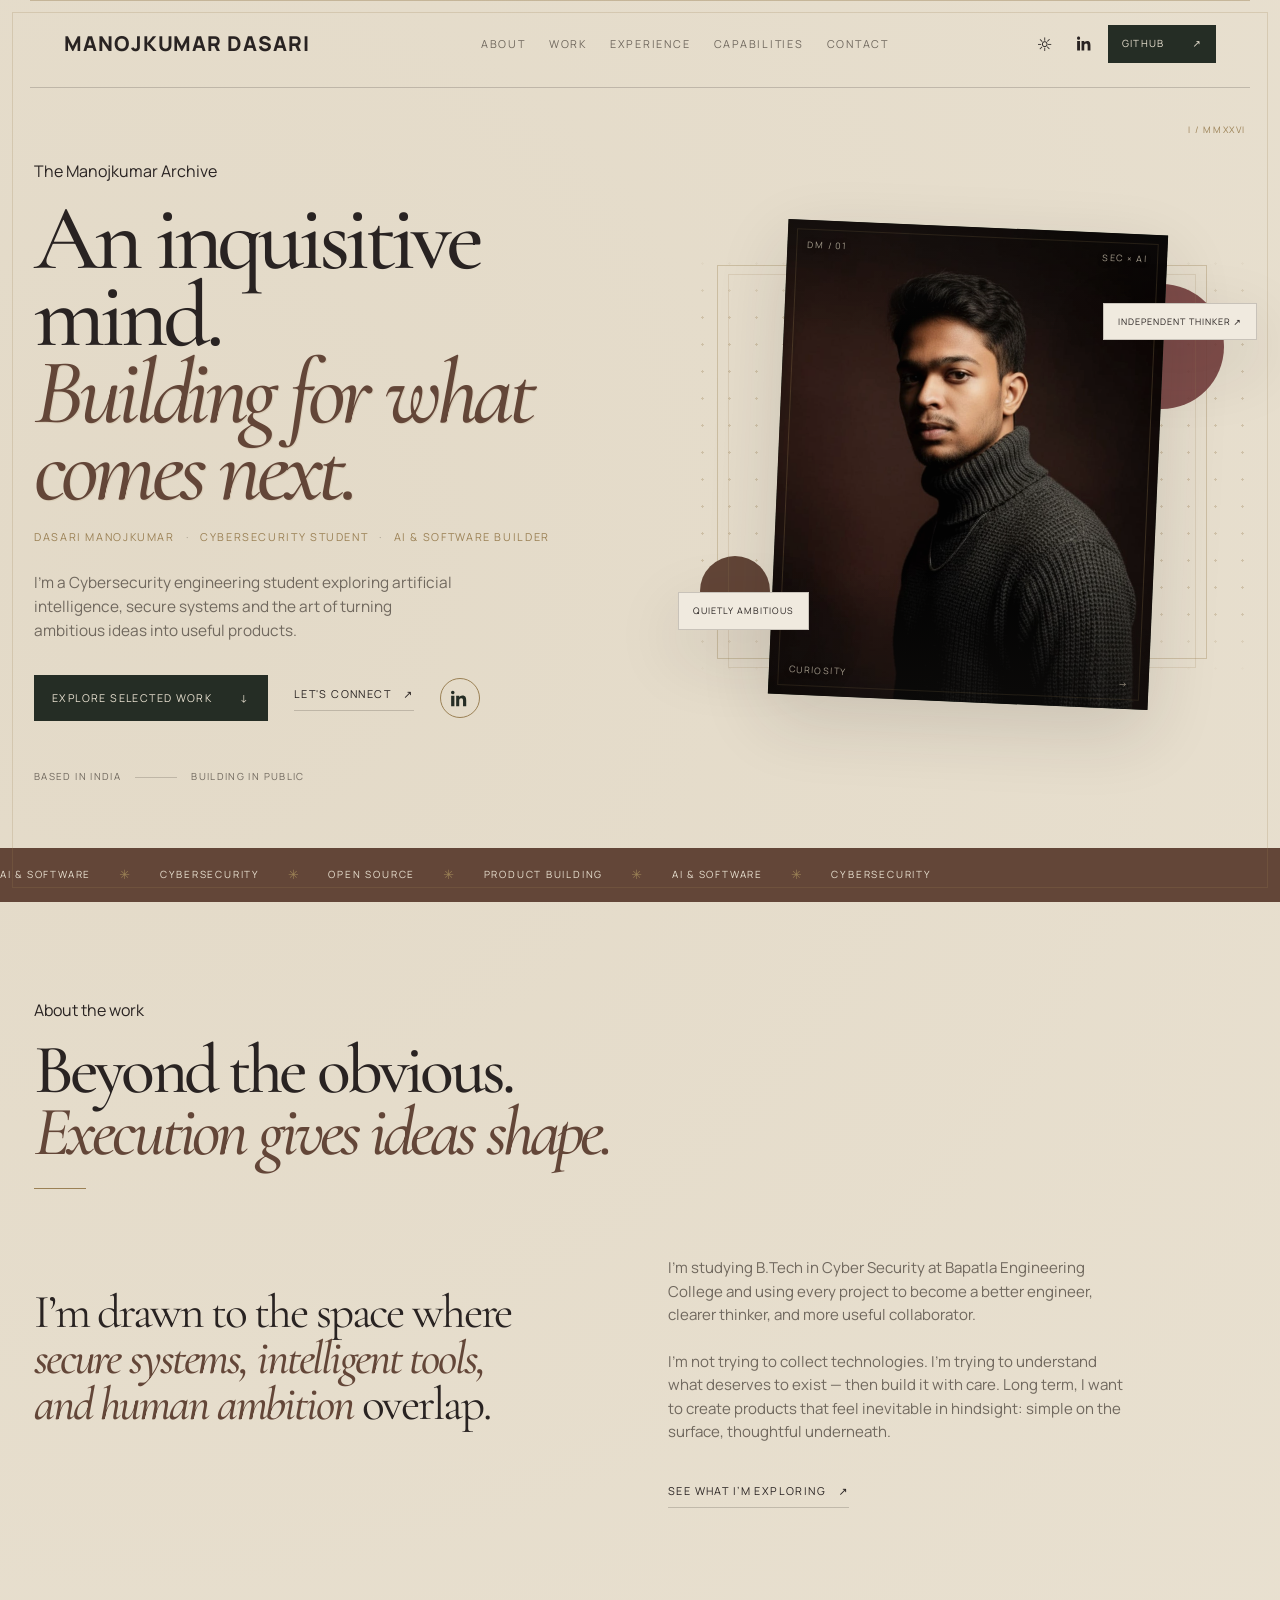
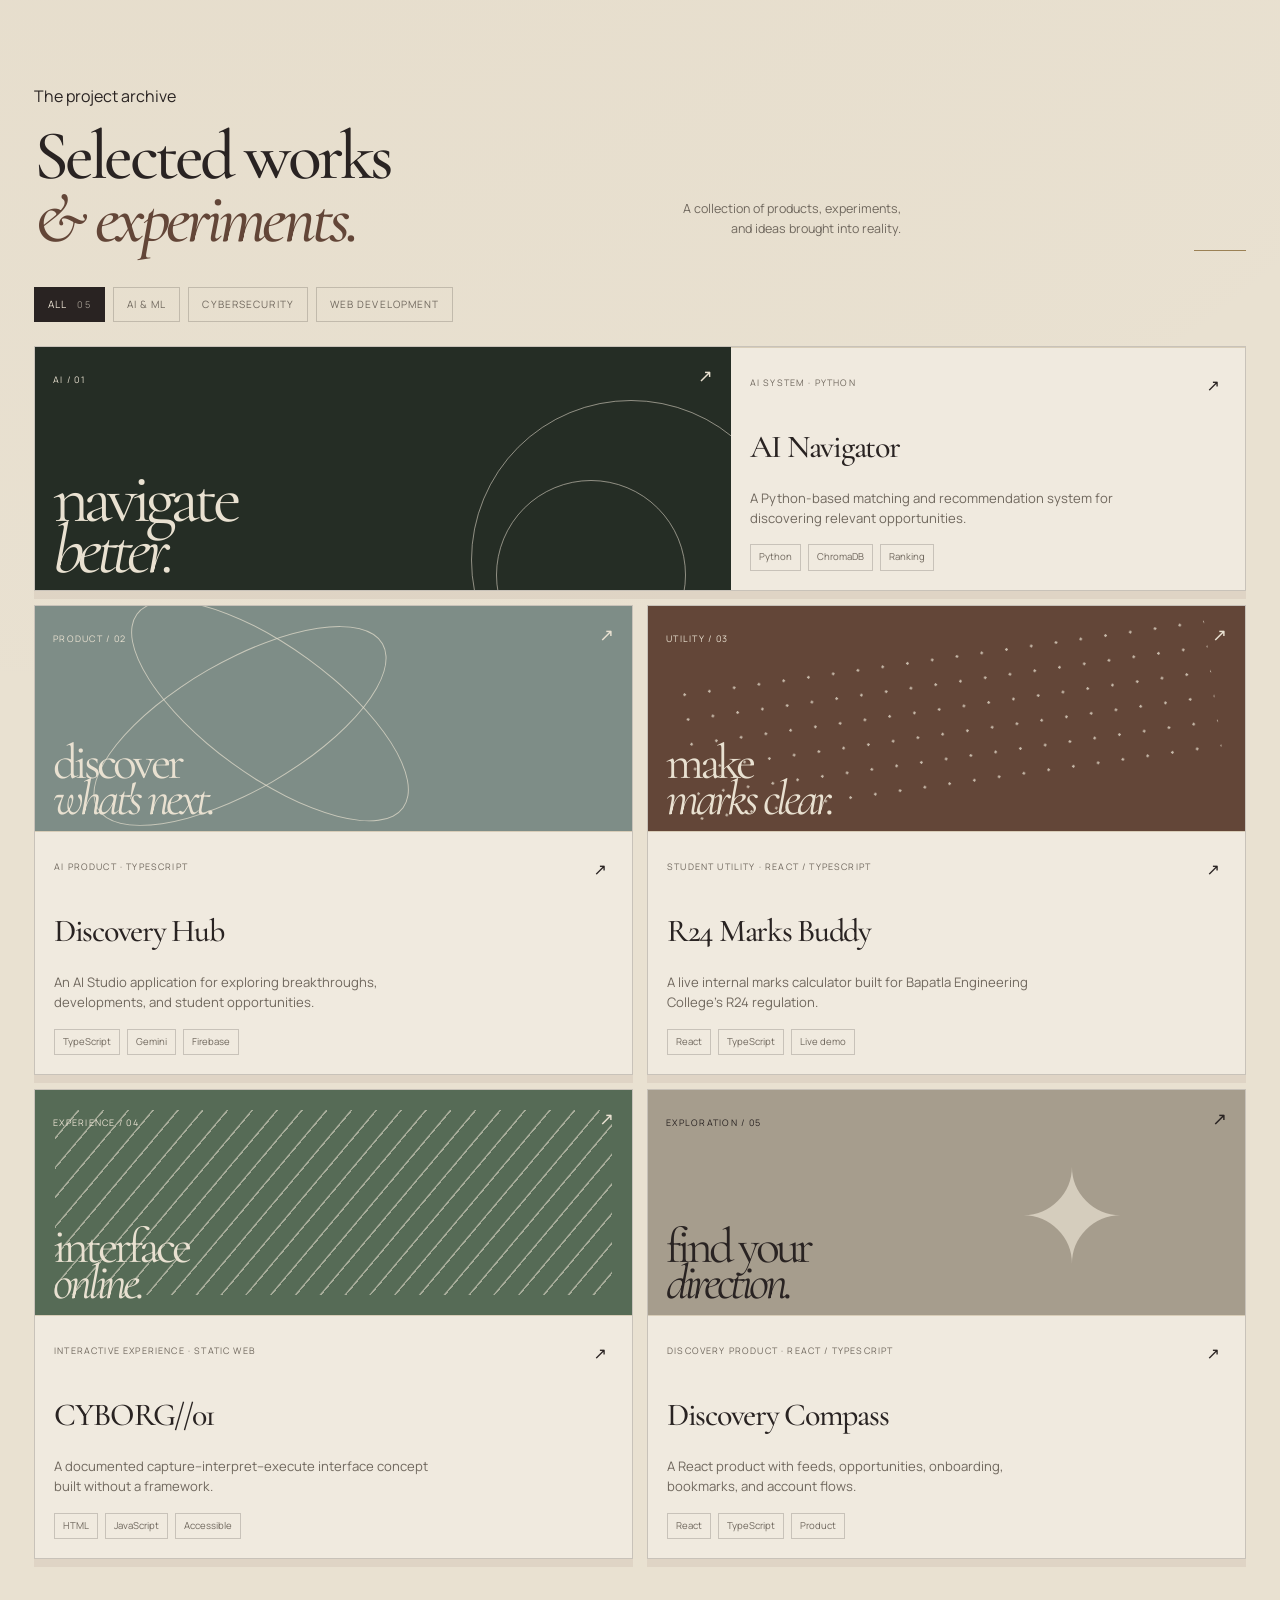
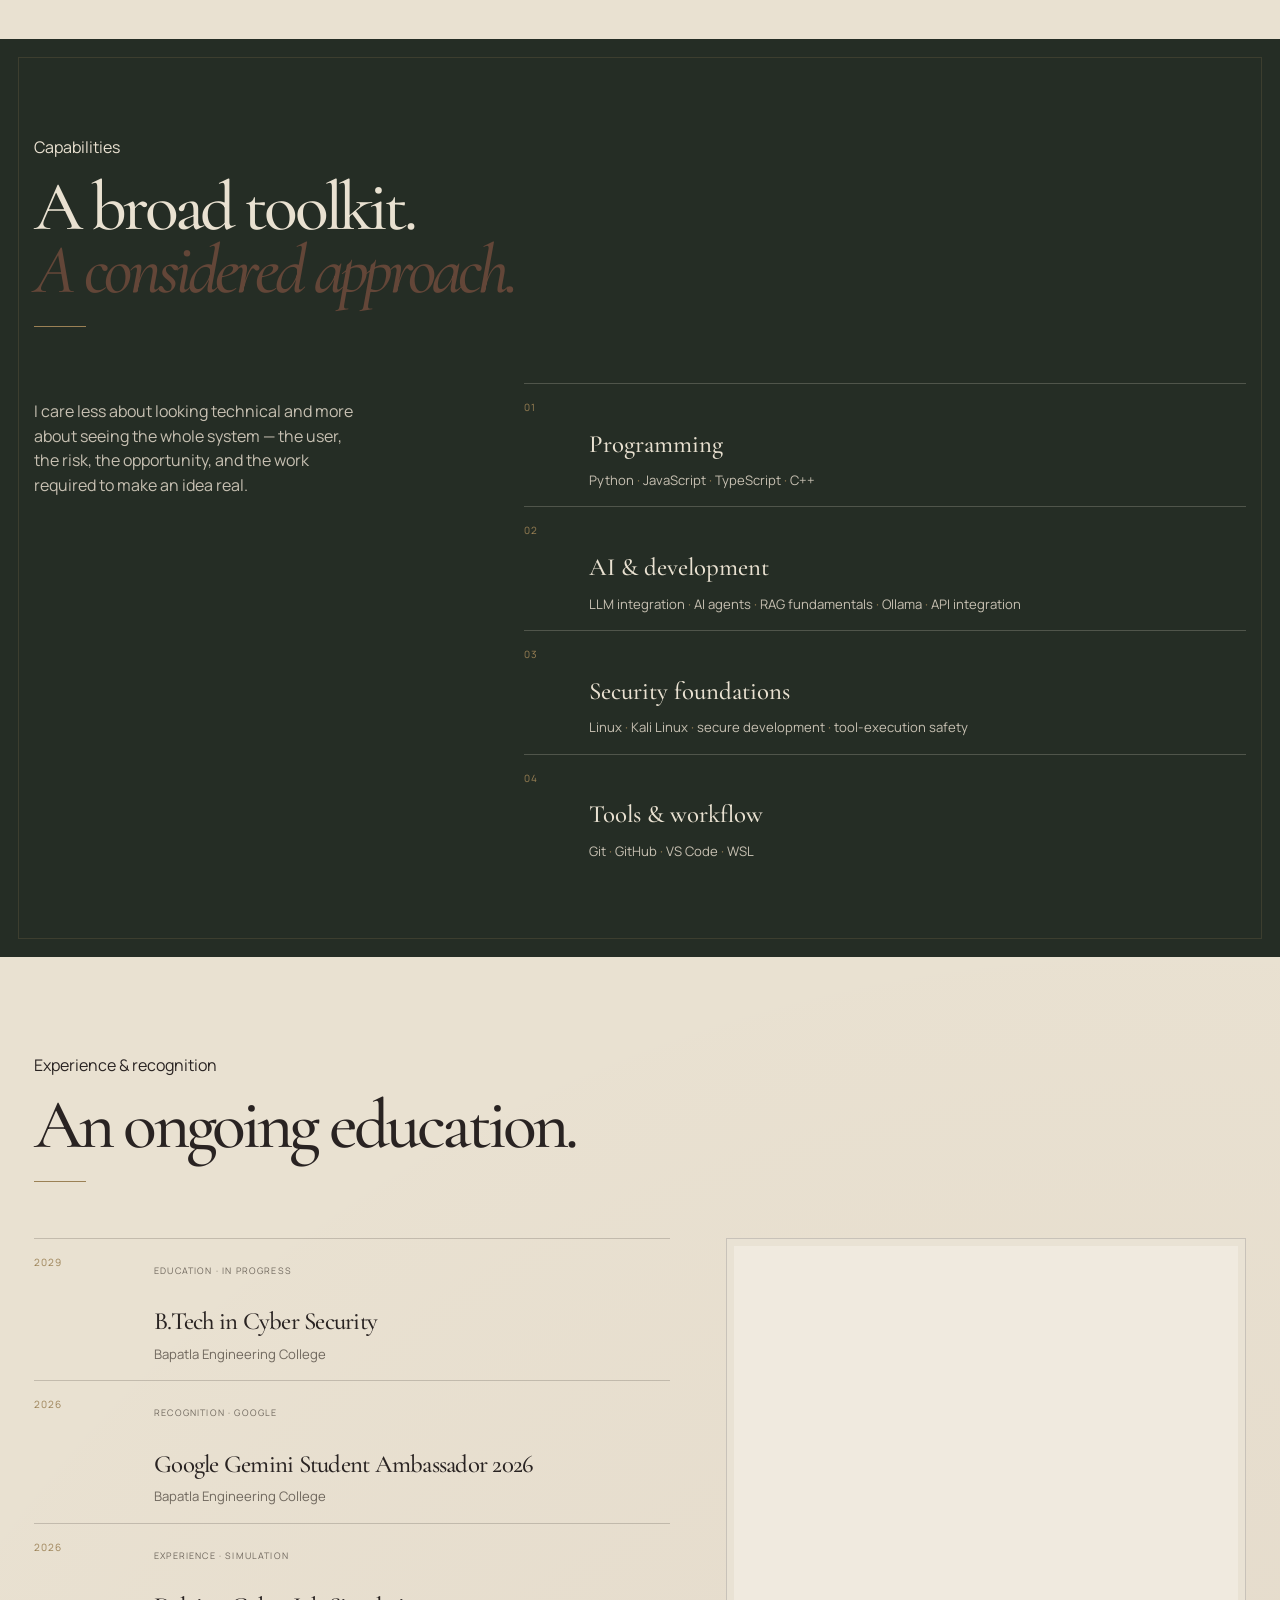
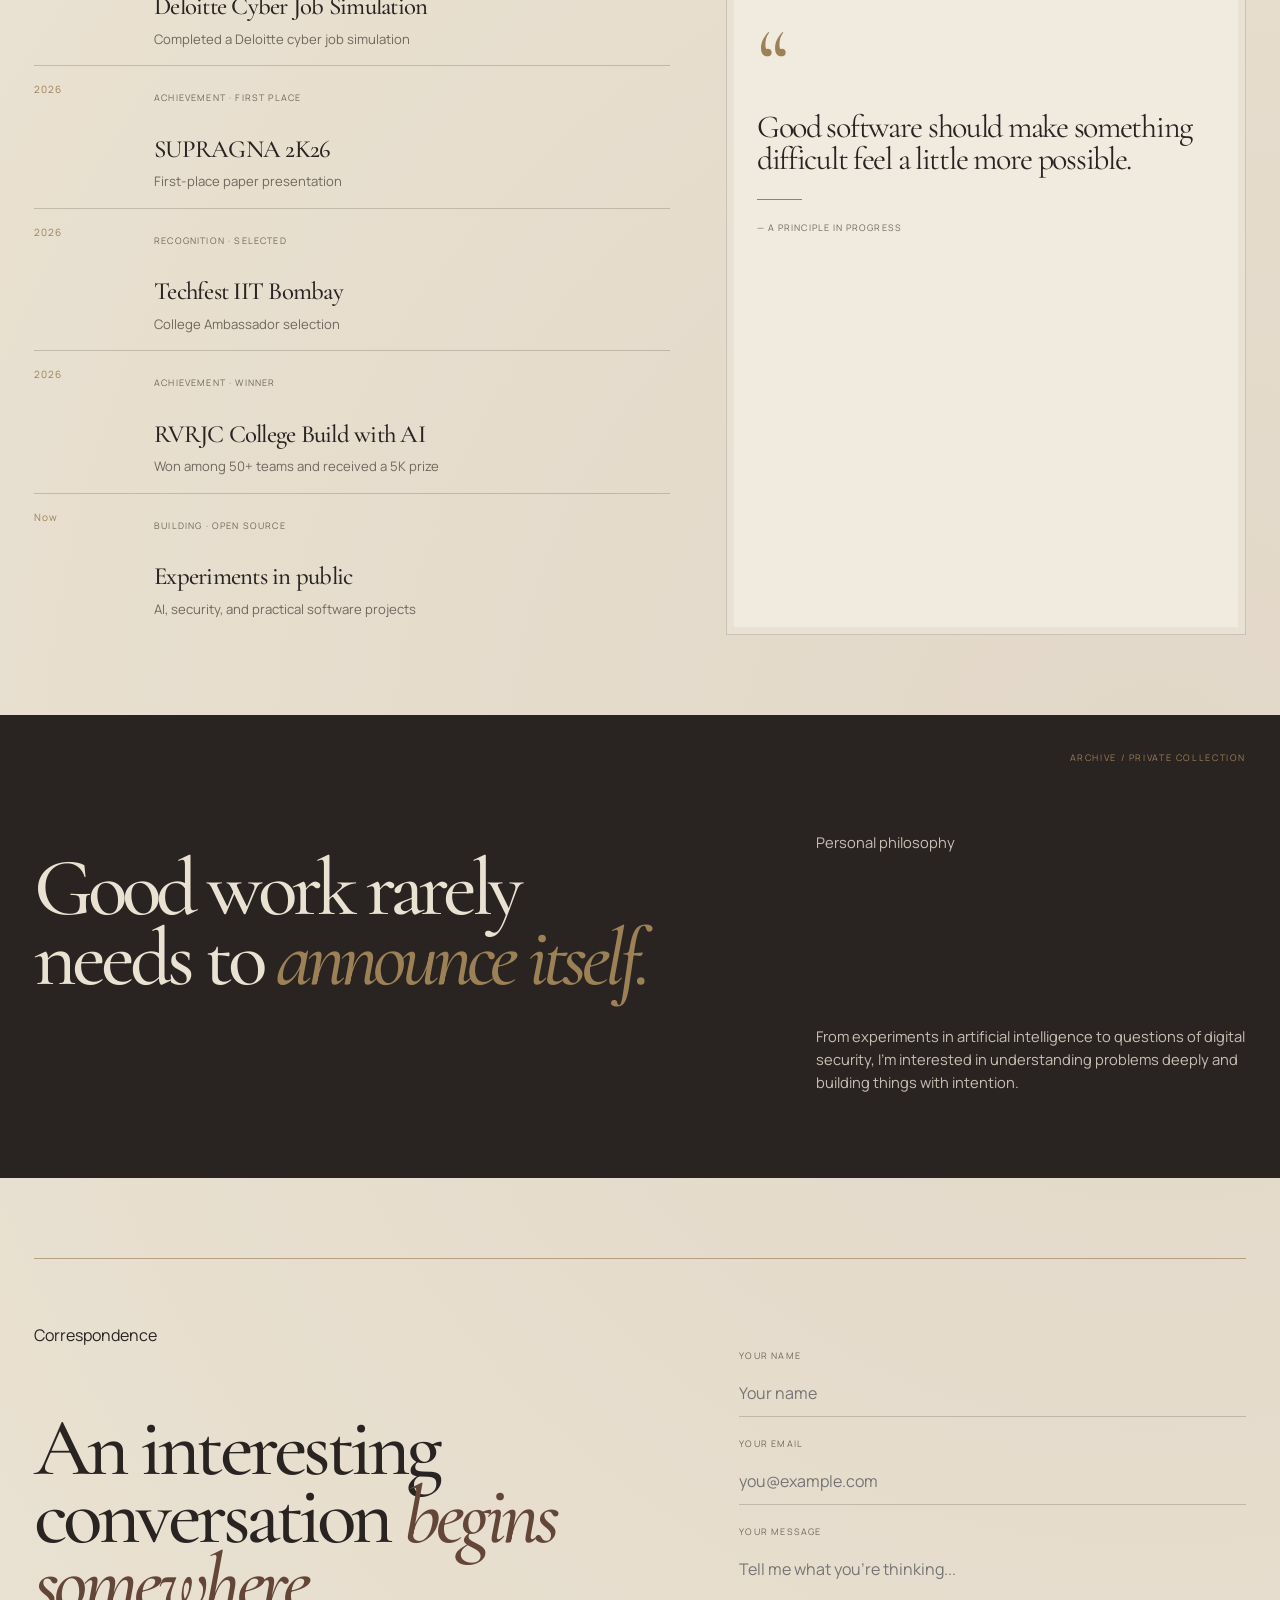
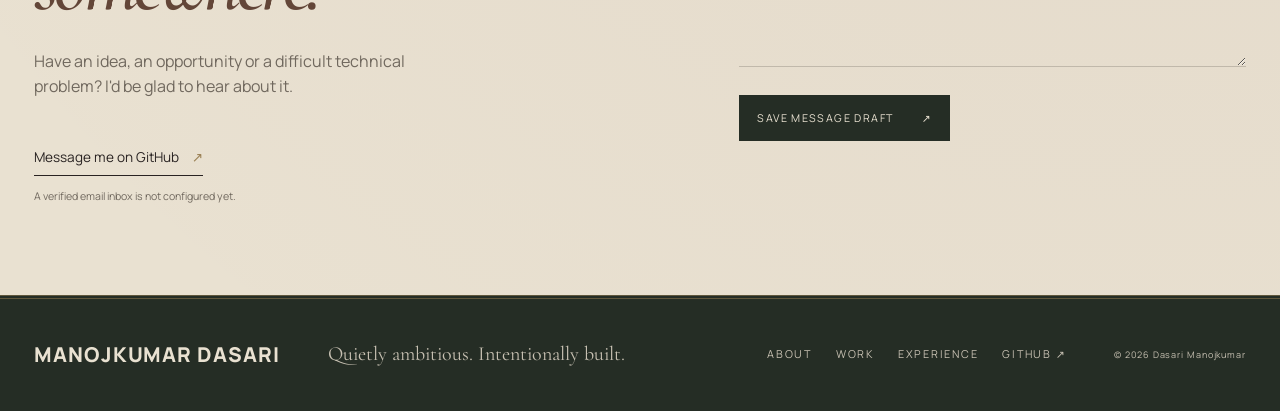
<file: index.html>
<!doctype html>
<html lang="en">
  <head>
    <!--
      THESIS: An editorial archive for a quietly ambitious technology builder, not a generic dashboard.
      OWN-WORLD: Aged ivory, forest green, walnut, brass, serif headlines, fine rules, and archival metadata.
      STORY: Visitors meet Manoj, understand his technical curiosity, inspect verified work, then start a conversation.
      FIRST VIEWPORT: DM mark and restrained navigation above a large serif thesis, with a monogram composition to the right.
      FORM: Experience-led asymmetric editorial layout; the project archive is the primary proof and interaction.
    -->
    <meta charset="utf-8" />
    <meta name="viewport" content="width=device-width, initial-scale=1" />
    <meta name="description" content="Portfolio of Dasari Manojkumar — building secure, intelligent software with a founder's mindset." />
    <meta name="theme-color" content="#252D25" />
    <meta property="og:title" content="Dasari Manojkumar — Software & Security" />
    <meta property="og:description" content="Building secure, intelligent software with a founder's mindset." />
    <meta property="og:type" content="website" />
    <title>Dasari Manojkumar — Software & Security</title>
    <link rel="preconnect" href="https://fonts.googleapis.com" />
    <link rel="preconnect" href="https://fonts.gstatic.com" crossorigin />
    <link href="https://fonts.googleapis.com/css2?family=Cormorant+Garamond:ital,wght@0,400;0,500;1,500;1,600&family=Manrope:wght@400;500;600;700;800&display=swap" rel="stylesheet" />
    <link rel="stylesheet" href="styles.css" />
  </head>
  <body>
    <a class="skip-link" href="#main">Skip to content</a>
    <header class="site-header">
      <a class="brand" href="#top" aria-label="Manojkumar Dasari home">MANOJKUMAR DASARI</a>
      <nav class="desktop-nav" aria-label="Primary navigation">
        <a href="#about">About</a><a href="#work">Work</a><a href="#journey">Experience</a><a href="#skills">Capabilities</a><a href="#contact">Contact</a>
      </nav>
      <div class="header-actions">
        <button class="icon-button" id="theme-toggle" type="button" aria-label="Switch to dark theme" title="Toggle theme">☼</button>
        <a class="icon-button" href="https://www.linkedin.com/in/manojkumar-dasari-2948a9389" target="_blank" rel="noreferrer" aria-label="Open LinkedIn profile" title="LinkedIn profile">
          <svg aria-hidden="true" width="15" height="15" viewBox="0 0 24 24" fill="currentColor">
            <path d="M4.98 3.5C4.98 5 3.86 6.1 2.5 6.1h-.02A2.6 2.6 0 0 1 0 3.5C0 2 1.12.9 2.5.9s2.48 1.1 2.48 2.6ZM.2 8h4.6v15.1H.2V8Zm7.1 0h4.4v2.1h.1c.6-1.1 2.1-2.3 4.3-2.3 4.6 0 5.4 3 5.4 7v8.3H17v-7.3c0-1.7 0-4-2.5-4-2.5 0-2.9 2-2.9 3.8v7.5H7.3V8Z"></path>
          </svg>
        </a>
        <a class="button button-small" href="https://github.com/DevMatrix-cell" target="_blank" rel="noreferrer">GitHub <span>↗</span></a>
        <button class="menu-button" id="menu-toggle" type="button" aria-expanded="false" aria-controls="mobile-nav">Menu</button>
      </div>
      <nav class="mobile-nav" id="mobile-nav" aria-label="Mobile navigation">
        <a href="#about">About</a><a href="#work">Work</a><a href="#journey">Experience</a><a href="#skills">Capabilities</a><a href="#contact">Contact</a>
      </nav>
    </header>

    <main id="main">
      <section class="hero section-shell" id="top">
        <div class="hero-copy reveal">
          <p class="eyebrow"><span class="status-dot"></span> The Manojkumar Archive</p>
          <h1>An inquisitive mind.<br /><span>Building for what comes next.</span></h1>
          <p class="identity-line">Dasari Manojkumar <span>·</span> Cybersecurity Student <span>·</span> AI &amp; Software Builder</p>
          <p class="hero-description">I'm a Cybersecurity engineering student exploring artificial intelligence, secure systems and the art of turning ambitious ideas into useful products.</p>
          <div class="hero-actions">
            <a class="button" href="#work">Explore selected work <span>↓</span></a>
            <a class="text-link" href="#contact">Let's connect <span>↗</span></a>
            <a class="linkedin-hero-link" href="https://www.linkedin.com/in/manojkumar-dasari-2948a9389" target="_blank" rel="noreferrer" aria-label="Connect with me on LinkedIn" title="LinkedIn profile">
              <svg aria-hidden="true" width="17" height="17" viewBox="0 0 24 24" fill="currentColor">
                <path d="M4.98 3.5C4.98 5 3.86 6.1 2.5 6.1h-.02A2.6 2.6 0 0 1 0 3.5C0 2 1.12.9 2.5.9s2.48 1.1 2.48 2.6ZM.2 8h4.6v15.1H.2V8Zm7.1 0h4.4v2.1h.1c.6-1.1 2.1-2.3 4.3-2.3 4.6 0 5.4 3 5.4 7v8.3H17v-7.3c0-1.7 0-4-2.5-4-2.5 0-2.9 2-2.9 3.8v7.5H7.3V8Z"></path>
              </svg>
            </a>
          </div>
          <div class="hero-meta"><span>Based in India</span><span class="meta-line"></span><span>Building in public</span></div>
        </div>
        <div class="hero-visual reveal delay-1" aria-label="Portrait of Dasari Manojkumar">
          <div class="visual-grid"></div><div class="orb orb-one"></div><div class="orb orb-two"></div>
          <div class="portrait-card">
            <div class="portrait-top"><span>DM / 01</span><span>SEC × AI</span></div>
            <img class="portrait-image" src="assets/dasari-manoj-kumar-portrait.png" alt="Portrait of Dasari Manojkumar wearing a dark knit sweater" />
            <div class="portrait-bottom"><span>Curiosity</span><span>→</span></div>
          </div>
          <div class="floating-note note-top">independent thinker <span>↗</span></div>
          <div class="floating-note note-bottom">quietly ambitious</div>
        </div>
      </section>

      <section class="marquee-band" aria-label="Areas of interest">
        <div class="marquee-track"><span>AI & SOFTWARE</span><i>✳</i><span>CYBERSECURITY</span><i>✳</i><span>OPEN SOURCE</span><i>✳</i><span>PRODUCT BUILDING</span><i>✳</i><span>AI & SOFTWARE</span><i>✳</i><span>CYBERSECURITY</span></div>
      </section>

      <section class="section-shell section-block" id="about">
        <div class="section-heading reveal"><p class="eyebrow">About the work</p><h2>Beyond the obvious.<br /><span>Execution gives ideas shape.</span></h2></div>
        <div class="about-grid">
          <p class="about-lead reveal">I’m drawn to the space where <strong>secure systems, intelligent tools, and human ambition</strong> overlap.</p>
          <div class="about-body reveal delay-1"><p>I’m studying B.Tech in Cyber Security at Bapatla Engineering College and using every project to become a better engineer, clearer thinker, and more useful collaborator.</p><p>I’m not trying to collect technologies. I’m trying to understand what deserves to exist — then build it with care. Long term, I want to create products that feel inevitable in hindsight: simple on the surface, thoughtful underneath.</p><a class="text-link" href="https://github.com/DevMatrix-cell" target="_blank" rel="noreferrer">See what I’m exploring <span>↗</span></a></div>
        </div>
      </section>

      <section class="section-shell section-block" id="work">
        <div class="section-heading work-heading reveal"><div><p class="eyebrow">The project archive</p><h2>Selected works<br /><span>&amp; experiments.</span></h2></div><p class="section-note">A collection of products, experiments,<br />and ideas brought into reality.</p></div>
        <div class="filter-row reveal" role="group" aria-label="Filter projects">
          <button class="filter active" data-filter="all">All <span>05</span></button><button class="filter" data-filter="ai">AI & ML</button><button class="filter" data-filter="security">Cybersecurity</button><button class="filter" data-filter="web">Web development</button>
        </div>
        <div class="project-grid" id="project-grid">
          <article class="project-card featured reveal" data-category="ai" data-project="ai-navigator"><div class="project-art art-purple"><span class="art-label">AI / 01</span><div class="signal signal-one"></div><div class="signal signal-two"></div><div class="art-word">navigate<br /><em>better.</em></div><span class="art-corner">↗</span></div><div class="project-info"><div><p class="project-type">AI system · Python</p><h3>AI Navigator</h3></div><span class="project-arrow">↗</span><p class="project-description">A Python-based matching and recommendation system for discovering relevant opportunities.</p><div class="tag-row"><span>Python</span><span>ChromaDB</span><span>Ranking</span></div></div></article>
          <article class="project-card reveal delay-1" data-category="web" data-project="discovery-hub"><div class="project-art art-blue"><span class="art-label">PRODUCT / 02</span><div class="orbit orbit-a"></div><div class="orbit orbit-b"></div><div class="art-word small">discover<br /><em>what's next.</em></div><span class="art-corner">↗</span></div><div class="project-info"><div><p class="project-type">AI product · TypeScript</p><h3>Discovery Hub</h3></div><span class="project-arrow">↗</span><p class="project-description">An AI Studio application for exploring breakthroughs, developments, and student opportunities.</p><div class="tag-row"><span>TypeScript</span><span>Gemini</span><span>Firebase</span></div></div></article>
          <article class="project-card reveal" data-category="web" data-project="r24-marks"><div class="project-art art-orange"><span class="art-label">UTILITY / 03</span><div class="marks-grid"></div><div class="art-word small">make<br /><em>marks clear.</em></div><span class="art-corner">↗</span></div><div class="project-info"><div><p class="project-type">Student utility · React / TypeScript</p><h3>R24 Marks Buddy</h3></div><span class="project-arrow">↗</span><p class="project-description">A live internal marks calculator built for Bapatla Engineering College's R24 regulation.</p><div class="tag-row"><span>React</span><span>TypeScript</span><span>Live demo</span></div></div></article>
          <article class="project-card reveal delay-1" data-category="security" data-project="cyborg"><div class="project-art art-green"><span class="art-label">EXPERIENCE / 04</span><div class="cyber-lines"></div><div class="art-word small">interface<br /><em>online.</em></div><span class="art-corner">↗</span></div><div class="project-info"><div><p class="project-type">Interactive experience · Static web</p><h3>CYBORG//01</h3></div><span class="project-arrow">↗</span><p class="project-description">A documented capture–interpret–execute interface concept built without a framework.</p><div class="tag-row"><span>HTML</span><span>JavaScript</span><span>Accessible</span></div></div></article>
          <article class="project-card reveal" data-category="web" data-project="discovery-compass"><div class="project-art art-slate"><span class="art-label">EXPLORATION / 05</span><div class="compass">✦</div><div class="art-word small">find your<br /><em>direction.</em></div><span class="art-corner">↗</span></div><div class="project-info"><div><p class="project-type">Discovery product · React / TypeScript</p><h3>Discovery Compass</h3></div><span class="project-arrow">↗</span><p class="project-description">A React product with feeds, opportunities, onboarding, bookmarks, and account flows.</p><div class="tag-row"><span>React</span><span>TypeScript</span><span>Product</span></div></div></article>
        </div>
      </section>

      <section class="dark-section">
        <div class="section-shell section-block" id="skills">
          <div class="section-heading reveal"><p class="eyebrow">Capabilities</p><h2>A broad toolkit.<br /><span>A considered approach.</span></h2></div>
          <div class="skills-layout">
            <p class="skills-intro reveal">I care less about looking technical and more about seeing the whole system — the user, the risk, the opportunity, and the work required to make an idea real.</p>
            <div class="skills-list reveal delay-1">
              <div class="skill-group"><span class="skill-number">01</span><div><h3>Programming</h3><p>Python <span>·</span> JavaScript <span>·</span> TypeScript <span>·</span> C++</p></div></div>
              <div class="skill-group"><span class="skill-number">02</span><div><h3>AI & development</h3><p>LLM integration <span>·</span> AI agents <span>·</span> RAG fundamentals <span>·</span> Ollama <span>·</span> API integration</p></div></div>
              <div class="skill-group"><span class="skill-number">03</span><div><h3>Security foundations</h3><p>Linux <span>·</span> Kali Linux <span>·</span> secure development <span>·</span> tool-execution safety</p></div></div>
              <div class="skill-group"><span class="skill-number">04</span><div><h3>Tools & workflow</h3><p>Git <span>·</span> GitHub <span>·</span> VS Code <span>·</span> WSL</p></div></div>
            </div>
          </div>
        </div>
      </section>

      <section class="section-shell section-block" id="journey">
        <div class="section-heading reveal"><p class="eyebrow">Experience &amp; recognition</p><h2>An ongoing education.</h2></div>
        <div class="journey-grid">
          <div class="timeline reveal">
            <div class="timeline-item"><span class="timeline-year">2029</span><div><p class="timeline-kicker">Education · In progress</p><h3>B.Tech in Cyber Security</h3><p>Bapatla Engineering College</p></div></div>
            <div class="timeline-item"><span class="timeline-year">2026</span><div><p class="timeline-kicker">Recognition · Google</p><h3>Google Gemini Student Ambassador 2026</h3><p>Bapatla Engineering College</p></div></div>
            <div class="timeline-item"><span class="timeline-year">2026</span><div><p class="timeline-kicker">Experience · Simulation</p><h3>Deloitte Cyber Job Simulation</h3><p>Completed a Deloitte cyber job simulation</p></div></div>
            <div class="timeline-item"><span class="timeline-year">2026</span><div><p class="timeline-kicker">Achievement · First place</p><h3>SUPRAGNA 2K26</h3><p>First-place paper presentation</p></div></div>
            <div class="timeline-item"><span class="timeline-year">2026</span><div><p class="timeline-kicker">Recognition · Selected</p><h3>Techfest IIT Bombay</h3><p>College Ambassador selection</p></div></div>
            <div class="timeline-item"><span class="timeline-year">2026</span><div><p class="timeline-kicker">Achievement · Winner</p><h3>RVRJC College Build with AI</h3><p>Won among 50+ teams and received a 5K prize</p></div></div>
            <div class="timeline-item"><span class="timeline-year">Now</span><div><p class="timeline-kicker">Building · Open source</p><h3>Experiments in public</h3><p>AI, security, and practical software projects</p></div></div>
          </div>
          <div class="quote-card reveal delay-1"><span class="quote-mark">“</span><blockquote>Good software should make something difficult feel a little more possible.</blockquote><span class="quote-line"></span><p>— a principle in progress</p></div>
        </div>
      </section>

      <section class="archive-band"><div class="section-shell reveal"><p class="eyebrow">Personal philosophy</p><h2>Good work rarely<br />needs to <em>announce itself.</em></h2><p>From experiments in artificial intelligence to questions of digital security, I'm interested in understanding problems deeply and building things with intention.</p></div></section>

      <section class="section-shell section-block contact-section" id="contact">
        <div class="contact-grid"><div class="reveal"><p class="eyebrow">Correspondence</p><h2>An interesting conversation <span>begins somewhere.</span></h2><p class="contact-copy">Have an idea, an opportunity or a difficult technical problem? I'd be glad to hear about it.</p><a class="contact-email" href="https://github.com/DevMatrix-cell" target="_blank" rel="noreferrer">Message me on GitHub <span>↗</span></a><p class="contact-note">A verified email inbox is not configured yet.</p></div><form class="contact-form reveal delay-1" id="contact-form"><label for="name">Your name</label><input id="name" name="name" type="text" autocomplete="name" placeholder="Your name" required /><label for="email">Your email</label><input id="email" name="email" type="email" autocomplete="email" placeholder="you@example.com" required /><label for="message">Your message</label><textarea id="message" name="message" rows="4" placeholder="Tell me what you’re thinking..." required></textarea><button class="button" type="submit">Save message draft <span>↗</span></button><p class="form-status" id="form-status" role="status"></p></form></div>
      </section>
    </main>

    <footer class="site-footer"><div class="section-shell footer-inner"><a class="brand" href="#top">MANOJKUMAR DASARI</a><p>Quietly ambitious. Intentionally built.</p><div class="footer-links"><a href="#about">About</a><a href="#work">Work</a><a href="#journey">Experience</a><a href="https://github.com/DevMatrix-cell" target="_blank" rel="noreferrer">GitHub ↗</a></div><small>© <span id="year"></span> Dasari Manojkumar</small></div></footer>
    <dialog class="project-dialog" id="project-dialog"><button class="dialog-close" id="dialog-close" aria-label="Close project details">×</button><div id="dialog-content"></div></dialog>
    <script src="project-data.js"></script>
    <script src="script.js"></script>
  </body>
</html>
</file>
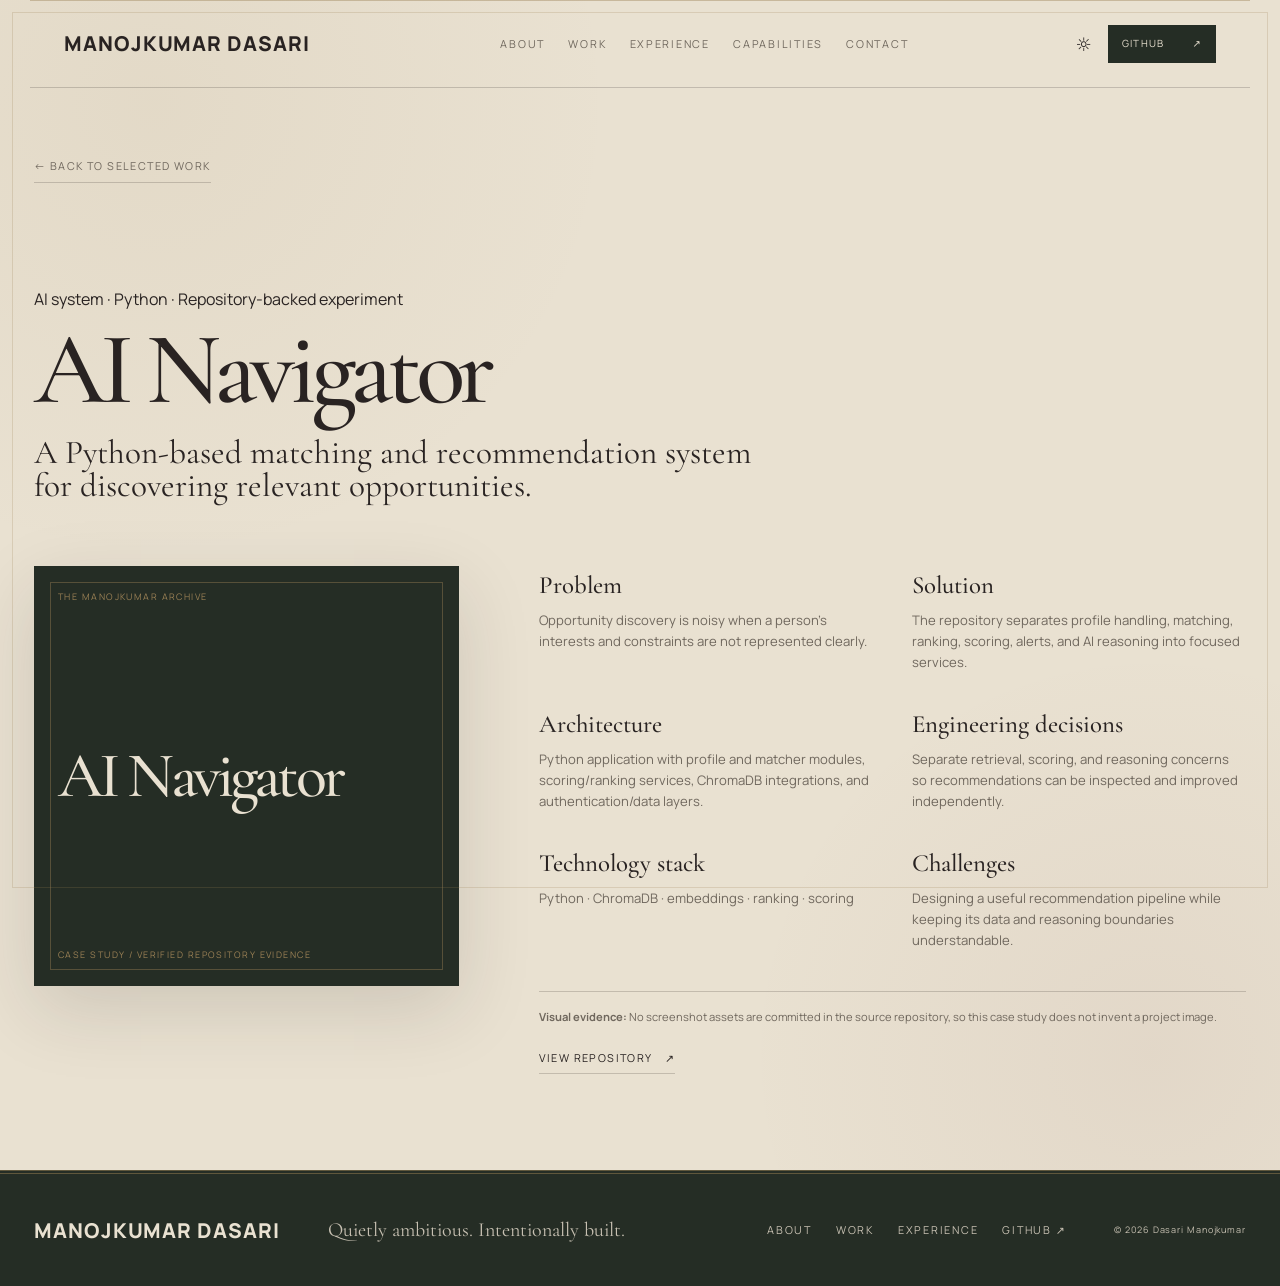
<file: project.html>
<!doctype html>
<html lang="en">
  <head>
    <meta charset="utf-8" />
    <meta name="viewport" content="width=device-width, initial-scale=1" />
    <meta name="description" content="Project case study from The Manojkumar Archive." />
    <meta name="theme-color" content="#252D25" />
    <title>Project — The Manojkumar Archive</title>
    <link rel="preconnect" href="https://fonts.googleapis.com" />
    <link rel="preconnect" href="https://fonts.gstatic.com" crossorigin />
    <link href="https://fonts.googleapis.com/css2?family=Cormorant+Garamond:ital,wght@0,400;0,500;1,500;1,600&family=Manrope:wght@400;500;600;700;800&display=swap" rel="stylesheet" />
    <link rel="stylesheet" href="styles.css" />
  </head>
  <body class="project-page">
    <a class="skip-link" href="#main">Skip to content</a>
    <header class="site-header">
      <a class="brand" href="index.html#top" aria-label="Manojkumar Dasari home">MANOJKUMAR DASARI</a>
      <nav class="desktop-nav" aria-label="Primary navigation">
        <a href="index.html#about">About</a><a href="index.html#work">Work</a><a href="index.html#journey">Experience</a><a href="index.html#skills">Capabilities</a><a href="index.html#contact">Contact</a>
      </nav>
      <div class="header-actions">
        <button class="icon-button" id="theme-toggle" type="button" aria-label="Switch to dark theme" title="Toggle theme">☼</button>
        <a class="button button-small" href="https://github.com/DevMatrix-cell" target="_blank" rel="noreferrer">GitHub <span>↗</span></a>
      </div>
    </header>

    <main id="main">
      <section class="project-hero section-shell">
        <a class="back-link" href="index.html#work">← Back to selected work</a>
        <div id="project-detail"></div>
      </section>
    </main>

    <footer class="site-footer"><div class="section-shell footer-inner"><a class="brand" href="index.html#top">MANOJKUMAR DASARI</a><p>Quietly ambitious. Intentionally built.</p><div class="footer-links"><a href="index.html#about">About</a><a href="index.html#work">Work</a><a href="index.html#journey">Experience</a><a href="https://github.com/DevMatrix-cell" target="_blank" rel="noreferrer">GitHub ↗</a></div><small>© <span id="year"></span> Dasari Manojkumar</small></div></footer>
    <script src="project-data.js"></script>
    <script src="project-page.js"></script>
  </body>
</html>
</file>
<file: styles.css>
:root{--forest:#252d25;--ivory:#e9e1d1;--paper:#f0eadf;--walnut:#634638;--brass:#9b8155;--espresso:#292322;--oxblood:#743e3c;--stone:#a69d8d;--line:rgba(41,35,34,.2);--muted:#70685e;--shadow:0 24px 70px rgba(41,35,34,.14)}
*{box-sizing:border-box}html{scroll-behavior:smooth}body{margin:0;background:var(--ivory);color:var(--espresso);font-family:Manrope,system-ui,sans-serif;line-height:1.55}body.dark{--ivory:#252d25;--paper:#2d352d;--espresso:#e9e1d1;--muted:#c0b7a8;--line:rgba(233,225,209,.25);--forest:#1d241e;--shadow:0 24px 70px rgba(0,0,0,.24)}a{color:inherit;text-decoration:none}button,input,textarea{font:inherit}button{cursor:pointer}.skip-link{position:absolute;top:-4rem;left:1rem;background:var(--espresso);color:var(--ivory);padding:.6rem 1rem;z-index:20}.skip-link:focus{top:1rem}.section-shell{max-width:1220px;margin:auto;padding-left:34px;padding-right:34px}.site-header{height:88px;display:flex;align-items:center;justify-content:space-between;max-width:1220px;margin:auto;padding:0 34px;border-bottom:1px solid var(--line);position:relative;z-index:10}.brand{font-weight:800;font-size:1.35rem;letter-spacing:-.08em}.brand em{color:var(--brass);font-style:normal}.desktop-nav{display:flex;gap:2.2rem;margin-left:8rem}.desktop-nav a,.footer-links a{font-size:.68rem;letter-spacing:.16em;text-transform:uppercase;color:var(--muted);transition:color .2s}.desktop-nav a:hover,.footer-links a:hover{color:var(--brass)}.header-actions{display:flex;align-items:center;gap:14px}.icon-button,.menu-button{border:0;background:transparent;color:var(--espresso);padding:.5rem}.icon-button{font-size:1.15rem}.menu-button{display:none;font-size:.68rem;letter-spacing:.13em;text-transform:uppercase}.button{display:inline-flex;align-items:center;justify-content:space-between;gap:28px;background:var(--forest);color:var(--ivory);border:1px solid var(--forest);padding:14px 17px;font-size:.67rem;letter-spacing:.13em;text-transform:uppercase;transition:transform .25s,background .25s}.button:hover{transform:translateY(-3px);background:var(--walnut);border-color:var(--walnut)}.button-small{padding:10px 13px;font-size:.62rem}.text-link{display:inline-flex;align-items:center;gap:12px;font-size:.68rem;letter-spacing:.13em;text-transform:uppercase;border-bottom:1px solid var(--line);padding-bottom:7px}.text-link:hover{border-color:var(--brass)}.mobile-nav{display:none}.hero{min-height:calc(100vh - 88px);display:grid;grid-template-columns:1.05fr .95fr;gap:5rem;align-items:center;padding-top:4rem;padding-bottom:5rem}.hero h1,.section-heading h2,.contact-section h2{font-family:"Cormorant Garamond",Georgia,serif;font-weight:500;letter-spacing:-.055em}.hero h1{font-size:clamp(4rem,8vw,8.2rem);line-height:.83;max-width:790px;margin:0 0 2rem}.hero h1 span,.section-heading h2 span,.contact-section h2 span{color:var(--walnut);font-style:italic}.identity-line{font-size:.68rem;letter-spacing:.15em;text-transform:uppercase;margin:-.7rem 0 1.6rem;color:var(--brass)}.identity-line span{color:var(--stone);padding:0 .45rem}.hero-description{max-width:47ch;color:var(--muted);font-size:.98rem;margin-bottom:2rem}.hero-actions{display:flex;align-items:center;gap:26px}.hero-meta{display:flex;gap:14px;align-items:center;margin-top:4.5rem;color:var(--muted);font-size:.61rem;letter-spacing:.14em;text-transform:uppercase}.meta-line{height:1px;width:42px;background:var(--line)}.hero-visual{min-height:530px;position:relative;display:grid;place-items:center}.visual-grid{position:absolute;inset:5% 0;background:radial-gradient(circle,var(--brass) 1px,transparent 1.4px);background-size:27px 27px;opacity:.3;mask-image:linear-gradient(transparent,black 16%,black 84%,transparent)}.portrait-card{width:min(380px,78%);aspect-ratio:4/5;background:var(--forest);color:var(--ivory);position:relative;z-index:2;display:flex;flex-direction:column;justify-content:space-between;padding:18px 20px;box-shadow:var(--shadow);transform:rotate(2.5deg)}.portrait-top,.portrait-bottom{display:flex;justify-content:space-between;font-size:9px;letter-spacing:.16em;color:var(--stone);text-transform:uppercase}.portrait-mark{font-family:"Cormorant Garamond",Georgia,serif;font-size:11rem;font-weight:500;letter-spacing:-.15em;line-height:.75;color:var(--brass);transform:translateX(-11px)}.orb{border-radius:50%;position:absolute}.orb-one{width:125px;height:125px;background:var(--oxblood);right:4%;top:12%;opacity:.9}.orb-two{width:70px;height:70px;background:var(--walnut);left:2%;bottom:16%}.floating-note{position:absolute;background:var(--paper);border:1px solid var(--line);box-shadow:var(--shadow);padding:11px 14px;font-size:9px;letter-spacing:.11em;text-transform:uppercase;z-index:3}.note-top{top:16%;right:-2%}.note-bottom{bottom:15%;left:-2%}.marquee-band{overflow:hidden;background:var(--walnut);color:var(--ivory);padding:17px 0}.marquee-track{display:flex;width:max-content;align-items:center;gap:28px;font-size:.62rem;letter-spacing:.18em;animation:marquee 35s linear infinite}.marquee-track i{font-size:.8rem;color:var(--brass);font-style:normal}@keyframes marquee{to{transform:translateX(-50%)}}.section-block{padding-top:9rem;padding-bottom:9rem}.section-heading h2{font-size:clamp(3.2rem,6vw,6.1rem);line-height:.9;margin:0}.about-grid{display:grid;grid-template-columns:1fr 1fr;gap:9rem;margin-top:6rem}.about-lead{font-family:"Cormorant Garamond",Georgia,serif;font-size:clamp(2.2rem,4vw,3.8rem);line-height:.98;letter-spacing:-.045em;max-width:510px}.about-lead strong{font-style:italic;font-weight:500;color:var(--walnut)}.about-body{max-width:460px;color:var(--muted);font-size:.94rem}.about-body p{margin-bottom:1.5rem}.about-body .text-link{margin-top:1rem;color:var(--espresso)}.work-heading{display:flex;justify-content:space-between;align-items:end}.section-note{color:var(--muted);font-size:.8rem;text-align:right}.filter-row{display:flex;gap:8px;margin:4rem 0 2rem;flex-wrap:wrap}.filter{border:1px solid var(--line);background:transparent;color:var(--muted);padding:9px 13px;font-size:.63rem;letter-spacing:.11em;text-transform:uppercase}.filter.active,.filter:hover{background:var(--espresso);border-color:var(--espresso);color:var(--ivory)}.filter span{font-size:.58rem;margin-left:8px;opacity:.6}.project-grid{display:grid;grid-template-columns:repeat(2,1fr);gap:22px}.project-card{background:var(--paper);border:1px solid var(--line);transition:transform .25s,box-shadow .25s;cursor:pointer}.project-card:hover{transform:translateY(-6px);box-shadow:var(--shadow)}.project-card.featured{grid-column:span 2;display:grid;grid-template-columns:1.15fr .85fr}.project-art{min-height:280px;position:relative;overflow:hidden;padding:18px}.art-purple{background:var(--forest);color:var(--ivory)}.art-blue{background:#7e8d87;color:var(--ivory)}.art-orange{background:var(--walnut);color:var(--ivory)}.art-green{background:#566b56;color:var(--ivory)}.art-slate{background:var(--stone);color:var(--espresso)}.art-label{font-size:9px;letter-spacing:.14em;position:relative;z-index:2}.art-corner{position:absolute;right:18px;top:15px;font-size:1.1rem}.art-word{position:absolute;left:18px;bottom:15px;font-family:"Cormorant Garamond",Georgia,serif;font-size:4.4rem;line-height:.72;letter-spacing:-.08em}.art-word.small{font-size:3.1rem}.art-word em{font-style:italic}.signal{position:absolute;border:1px solid rgba(233,225,209,.55);border-radius:50%;width:320px;height:320px;right:-60px;bottom:-130px}.signal-two{width:190px;height:190px;right:45px;bottom:-80px}.orbit{position:absolute;border:1px solid rgba(233,225,209,.7);border-radius:50%;width:330px;height:130px;transform:rotate(-30deg);left:40px;top:55px}.orbit-b{transform:rotate(36deg);left:70px;top:40px}.marks-grid{position:absolute;inset:40px 30px;background:radial-gradient(circle,rgba(233,225,209,.75) 1px,transparent 1.5px);background-size:25px 25px;transform:rotate(-8deg)}.cyber-lines{position:absolute;inset:20px;background:repeating-linear-gradient(130deg,transparent 0 17px,rgba(233,225,209,.7) 18px 19px);opacity:.8}.compass{position:absolute;right:20%;top:26%;font-size:8rem;color:rgba(233,225,209,.7);line-height:1}.project-info{padding:27px;position:relative}.project-type,.timeline-kicker,.dialog-kicker{font-size:9px;color:var(--muted);letter-spacing:.13em;text-transform:uppercase;margin-bottom:10px}.project-info h3{font-family:"Cormorant Garamond",Georgia,serif;font-size:2rem;font-weight:500;letter-spacing:-.04em;margin-bottom:0}.project-arrow{position:absolute;right:25px;top:25px}.project-description{font-size:.82rem;color:var(--muted);max-width:380px;margin:1.5rem 0}.tag-row{display:flex;gap:7px;flex-wrap:wrap}.tag-row span{border:1px solid var(--line);font-size:.6rem;padding:5px 8px;color:var(--muted)}.dark-section{background:var(--forest);color:var(--ivory)}.dark-section h2{color:var(--ivory)}.dark-section .skills-intro{color:#c7c0b2}.skills-layout{display:grid;grid-template-columns:.75fr 1.25fr;gap:8rem;margin-top:6rem}.skills-intro{max-width:330px;font-size:1rem}.skill-group{display:grid;grid-template-columns:45px 1fr;gap:20px;border-top:1px solid rgba(233,225,209,.22);padding:25px 0}.skill-number{font-size:10px;color:var(--brass);letter-spacing:.12em}.skill-group h3{font-family:"Cormorant Garamond",Georgia,serif;font-size:1.6rem;font-weight:500;margin-bottom:7px}.skill-group p{font-size:.82rem;color:#c7c0b2;margin:0}.skill-group p span{color:var(--brass)}.journey-grid{display:grid;grid-template-columns:1.1fr .9fr;gap:8rem;margin-top:6rem}.timeline-item{display:grid;grid-template-columns:100px 1fr;gap:20px;border-top:1px solid var(--line);padding:25px 0}.timeline-year{font-size:10px;color:var(--brass);letter-spacing:.1em}.timeline-item h3{font-family:"Cormorant Garamond",Georgia,serif;font-size:1.55rem;font-weight:500;letter-spacing:-.03em;margin-bottom:3px}.timeline-item p:last-child{color:var(--muted);font-size:.82rem;margin:0}.quote-card{background:var(--paper);padding:42px;min-height:290px;display:flex;flex-direction:column;justify-content:center;border:1px solid var(--line)}.quote-mark{font-family:"Cormorant Garamond",Georgia,serif;font-size:6rem;color:var(--brass);line-height:.7}.quote-card blockquote{font-family:"Cormorant Garamond",Georgia,serif;font-size:2.2rem;line-height:.98;letter-spacing:-.04em;margin:15px 0 25px}.quote-line{width:45px;height:1px;background:var(--brass);margin-bottom:12px}.quote-card p{color:var(--muted);font-size:9px;letter-spacing:.12em;text-transform:uppercase}.archive-band{background:var(--espresso);color:var(--ivory);padding:9rem 0}.archive-band h2{font-family:"Cormorant Garamond",Georgia,serif;font-size:clamp(3rem,7vw,7.5rem);line-height:.85;font-weight:500;letter-spacing:-.06em;max-width:850px;margin:0}.archive-band h2 em{color:var(--brass);font-style:italic}.archive-band p{max-width:430px;color:#c7c0b2;margin:2.5rem 0 0 auto;font-size:.94rem}.contact-grid{display:grid;grid-template-columns:1fr .8fr;gap:10rem}.contact-section h2{font-size:clamp(3.5rem,7vw,7rem);line-height:.82;margin-bottom:2rem}.contact-copy{color:var(--muted);max-width:390px}.contact-email{display:inline-block;margin-top:2rem;border-bottom:1px solid var(--espresso);padding-bottom:7px;font-size:.85rem}.contact-email span{color:var(--brass);margin-left:10px}.contact-note{font-size:.66rem;color:var(--muted);margin-top:12px}.contact-form{display:flex;flex-direction:column;gap:8px;align-self:center}.contact-form label{font-size:9px;color:var(--muted);letter-spacing:.13em;text-transform:uppercase;margin-top:12px}.contact-form input,.contact-form textarea{border:0;border-bottom:1px solid var(--line);padding:10px 0;background:transparent;color:var(--espresso);outline:0;resize:vertical}.contact-form input:focus,.contact-form textarea:focus{border-color:var(--brass)}.contact-form .button{align-self:flex-start;margin-top:20px}.form-status{font-size:.72rem;color:var(--walnut);min-height:1em}.site-footer{background:var(--forest);color:var(--ivory)}.footer-inner{min-height:140px;display:flex;align-items:center;gap:3rem}.footer-inner p{font-family:"Cormorant Garamond",Georgia,serif;font-size:1.25rem;color:#c7c0b2;margin:0;flex:1}.footer-links{display:flex;gap:1.5rem}.footer-links a{color:#c7c0b2}.footer-inner small{color:#c7c0b2;font-size:9px;letter-spacing:.1em}.project-dialog{width:min(760px,calc(100% - 32px));max-height:88vh;overflow:auto;border:0;padding:0;background:var(--paper);color:var(--espresso);box-shadow:0 30px 100px rgba(0,0,0,.3)}.project-dialog::backdrop{background:rgba(41,35,34,.78)}.dialog-close{position:absolute;right:15px;top:12px;border:0;background:transparent;color:inherit;font-size:1.8rem}.dialog-inner{padding:48px}.dialog-inner h2{font-family:"Cormorant Garamond",Georgia,serif;font-size:4rem;line-height:.85;font-weight:500;letter-spacing:-.05em;margin:0 0 1rem}.dialog-overview{font-family:"Cormorant Garamond",Georgia,serif;font-size:1.55rem;line-height:1.05;max-width:600px}.case-study-grid{display:grid;grid-template-columns:repeat(2,1fr);gap:1.3rem 2rem;margin:2.2rem 0}.case-study-grid h3{font-family:"Cormorant Garamond",Georgia,serif;font-size:1.35rem;font-weight:500;margin-bottom:.3rem}.case-study-grid p{font-size:.77rem;color:var(--muted);margin:0}.dialog-evidence{border-top:1px solid var(--line);padding-top:1rem;font-size:.7rem;color:var(--muted)}.dialog-actions{display:flex;align-items:center;gap:1.4rem;margin-top:1.5rem}.dialog-actions .dialog-link{margin-top:0}.reveal{opacity:0;transform:translateY(18px);transition:opacity .7s ease,transform .7s ease}.reveal.visible{opacity:1;transform:none}.delay-1{transition-delay:.12s}.project-card.hidden{display:none}*:focus-visible{outline:2px solid var(--brass);outline-offset:4px}@media(max-width:800px){.site-header{height:72px}.desktop-nav,.header-actions .button{display:none}.menu-button{display:block}.mobile-nav{display:flex;position:absolute;left:20px;right:20px;top:62px;background:var(--paper);border:1px solid var(--line);padding:10px;flex-direction:column;box-shadow:var(--shadow);opacity:0;pointer-events:none;transform:translateY(-8px);transition:.2s}.mobile-nav.open{opacity:1;pointer-events:auto;transform:none}.mobile-nav a{padding:12px;color:var(--muted);font-size:.75rem;letter-spacing:.1em;text-transform:uppercase}.hero{grid-template-columns:1fr;gap:2rem;min-height:auto;padding-top:4rem}.hero-visual{min-height:420px}.portrait-card{width:280px}.about-grid,.skills-layout,.journey-grid,.contact-grid{grid-template-columns:1fr;gap:3rem}.section-block{padding-top:6rem;padding-bottom:6rem}.project-card.featured{grid-column:span 1;display:block}.project-grid{grid-template-columns:1fr}.work-heading,.achievement-inner{display:block}.section-note{text-align:left;margin-top:1.5rem}.archive-band p{margin:2rem 0 0}.footer-inner{flex-wrap:wrap;gap:1.5rem;padding-top:30px;padding-bottom:30px}.footer-inner p{flex-basis:70%}.footer-links{order:3;flex-basis:100%}}@media(max-width:520px){.section-shell{padding-left:20px;padding-right:20px}.hero{padding-top:3rem;padding-bottom:4rem}.hero h1{font-size:clamp(3.7rem,18vw,5.4rem)}.hero-visual{min-height:340px}.portrait-card{width:230px}.floating-note{font-size:8px;padding:9px 10px}.note-top{right:-2px}.note-bottom{left:-2px}.hero-meta{margin-top:3rem;flex-wrap:wrap}.identity-line{font-size:.6rem;line-height:1.7}.case-study-grid{grid-template-columns:1fr;gap:1.1rem}.dialog-inner{padding:34px 22px}.dialog-inner h2{font-size:3.1rem}.dialog-overview{font-size:1.35rem}.dialog-actions{align-items:flex-start;flex-direction:column;gap:1rem}.dialog-actions .button{width:100%;justify-content:space-between}.about-lead{font-size:2.3rem}.timeline-item{grid-template-columns:62px 1fr;gap:12px}.timeline-item h3{font-size:1.3rem}.project-art{min-height:220px}.art-word{font-size:3.4rem}.art-word.small{font-size:2.5rem}}@media(prefers-reduced-motion:reduce){html{scroll-behavior:auto}.marquee-track,.reveal{animation:none;transition:none}.reveal{opacity:1;transform:none}}

/* Quiet-luxury finish: archival framing, restrained brass, and richer material depth. */
body{background-image:radial-gradient(circle at 12% 8%,rgba(155,129,85,.08),transparent 28%),radial-gradient(circle at 90% 82%,rgba(116,62,60,.06),transparent 26%)}
body::before{content:"";position:fixed;inset:12px;pointer-events:none;border:1px solid rgba(155,129,85,.22);z-index:30}
.site-header{border-top:1px solid rgba(155,129,85,.42);border-bottom-color:rgba(155,129,85,.34)}
.desktop-nav a,.footer-links a{font-size:.64rem;letter-spacing:.19em}
.brand{font-family:"Cormorant Garamond",Georgia,serif;font-size:1.75rem;letter-spacing:-.1em}
.brand em{font-family:Manrope,sans-serif;font-size:.95rem}
.hero{position:relative}
.hero::before{content:"I / MMXXVI";position:absolute;top:2.2rem;right:34px;color:var(--brass);font-size:9px;letter-spacing:.18em}
.hero h1{max-width:820px}
.hero h1 span{display:inline-block;text-shadow:1px 1px 0 rgba(155,129,85,.15)}
.hero-visual::before,.hero-visual::after{content:"";position:absolute;border:1px solid rgba(155,129,85,.35);pointer-events:none}
.hero-visual::before{inset:8% 7% 9% 5%}
.hero-visual::after{inset:10% 9% 7% 7%;border-color:rgba(155,129,85,.18)}
.portrait-card{box-shadow:0 28px 55px rgba(41,35,34,.22),inset 0 0 0 1px rgba(233,225,209,.16)}
.portrait-card::after{content:"";position:absolute;inset:9px;border:1px solid rgba(155,129,85,.28);pointer-events:none}
.floating-note{letter-spacing:.15em}
.section-heading{position:relative}
.section-heading::after{content:"";display:block;width:52px;height:1px;background:var(--brass);margin-top:24px}
.project-card{box-shadow:0 8px 0 rgba(99,70,56,.08)}
.project-card:hover{box-shadow:0 16px 0 rgba(99,70,56,.12),var(--shadow)}
.project-info{border-top:1px solid rgba(155,129,85,.28)}
.project-type,.timeline-kicker,.dialog-kicker{color:var(--brass)}
.project-info h3{font-size:2.15rem}
.tag-row span{border-color:rgba(155,129,85,.42)}
.dark-section{position:relative}
.dark-section::before{content:"";position:absolute;inset:18px;border:1px solid rgba(155,129,85,.2);pointer-events:none}
.quote-card{box-shadow:inset 0 0 0 7px rgba(155,129,85,.08)}
.archive-band{position:relative;overflow:hidden}
.archive-band::before{content:"ARCHIVE / PRIVATE COLLECTION";position:absolute;right:34px;top:36px;color:var(--brass);font-size:9px;letter-spacing:.18em}
.contact-section{position:relative}
.contact-section::before{content:"";display:block;height:1px;background:var(--brass);width:100%;margin-bottom:5rem;opacity:.65}
.site-footer{border-top:4px double rgba(155,129,85,.5)}
@media(max-width:800px){body::before{inset:7px}.hero::before{right:20px}.hero-visual::before{inset:6% 3% 7% 2%}.hero-visual::after{inset:8% 5% 5% 4%}.dark-section::before{inset:10px}.archive-band::before{right:20px}}
body.dark{--walnut:#c9a98c;--brass:#c6a76d}
body.dark .button{background:var(--brass);border-color:var(--brass);color:var(--espresso)}
body.dark .button:hover{background:var(--ivory);border-color:var(--ivory)}a{color:inherit;text-decoration:none}button,input,textarea{font:inherit}button{cursor:pointer}.skip-link{position:absolute;top:-4rem;left:1rem;background:var(--espresso);color:var(--ivory);padding:.6rem 1rem;z-index:20}.skip-link:focus{top:1rem}.section-shell{max-width:1220px;margin:auto;padding-left:34px;padding-right:34px}.site-header{height:88px;display:flex;align-items:center;justify-content:space-between;max-width:1220px;margin:auto;padding:0 34px;border-bottom:1px solid var(--line);position:relative;z-index:10}.brand{font-weight:800;font-size:1.35rem;letter-spacing:-.08em}.brand em{color:var(--brass);font-style:normal}.desktop-nav{display:flex;gap:2.2rem;margin-left:8rem}.desktop-nav a,.footer-links a{font-size:.68rem;letter-spacing:.16em;text-transform:uppercase;color:var(--muted);transition:color .2s}.desktop-nav a:hover,.footer-links a:hover{color:var(--brass)}.header-actions{display:flex;align-items:center;gap:14px}.icon-button,.menu-button{border:0;background:transparent;color:var(--espresso);padding:.5rem}.icon-button{font-size:1.15rem}.menu-button{display:none;font-size:.68rem;letter-spacing:.13em;text-transform:uppercase}.button{display:inline-flex;align-items:center;justify-content:space-between;gap:28px;background:var(--forest);color:var(--ivory);border:1px solid var(--forest);padding:14px 17px;font-size:.67rem;letter-spacing:.13em;text-transform:uppercase;transition:transform .25s,background .25s}.button:hover{transform:translateY(-3px);background:var(--walnut);border-color:var(--walnut)}.button-small{padding:10px 13px;font-size:.62rem}.text-link{display:inline-flex;align-items:center;gap:12px;font-size:.68rem;letter-spacing:.13em;text-transform:uppercase;border-bottom:1px solid var(--line);padding-bottom:7px}.text-link:hover{border-color:var(--brass)}.mobile-nav{display:none}.hero{min-height:calc(100vh - 88px);display:grid;grid-template-columns:1.05fr .95fr;gap:5rem;align-items:center;padding-top:4rem;padding-bottom:5rem}.hero h1,.section-heading h2,.contact-section h2{font-family:"Cormorant Garamond",Georgia,serif;font-weight:500;letter-spacing:-.055em}.hero h1{font-size:clamp(4rem,8vw,8.2rem);line-height:.83;max-width:790px;margin:0 0 2rem}.hero h1 span,.section-heading h2 span,.contact-section h2 span{color:var(--walnut);font-style:italic}.identity-line{font-size:.68rem;letter-spacing:.15em;text-transform:uppercase;margin:-.7rem 0 1.6rem;color:var(--brass)}.identity-line span{color:var(--stone);padding:0 .45rem}.hero-description{max-width:47ch;color:var(--muted);font-size:.98rem;margin-bottom:2rem}.hero-actions{display:flex;align-items:center;gap:26px}.hero-meta{display:flex;gap:14px;align-items:center;margin-top:4.5rem;color:var(--muted);font-size:.61rem;letter-spacing:.14em;text-transform:uppercase}.meta-line{height:1px;width:42px;background:var(--line)}.hero-visual{min-height:530px;position:relative;display:grid;place-items:center}.visual-grid{position:absolute;inset:5% 0;background:radial-gradient(circle,var(--brass) 1px,transparent 1.4px);background-size:27px 27px;opacity:.3;mask-image:linear-gradient(transparent,black 16%,black 84%,transparent)}.portrait-card{width:min(380px,78%);aspect-ratio:4/5;background:var(--forest);color:var(--ivory);position:relative;z-index:2;display:flex;flex-direction:column;justify-content:space-between;padding:18px 20px;box-shadow:var(--shadow);transform:rotate(2.5deg)}.portrait-top,.portrait-bottom{display:flex;justify-content:space-between;font-size:9px;letter-spacing:.16em;color:var(--stone);text-transform:uppercase}.portrait-mark{font-family:"Cormorant Garamond",Georgia,serif;font-size:11rem;font-weight:500;letter-spacing:-.15em;line-height:.75;color:var(--brass);transform:translateX(-11px)}.orb{border-radius:50%;position:absolute}.orb-one{width:125px;height:125px;background:var(--oxblood);right:4%;top:12%;opacity:.9}.orb-two{width:70px;height:70px;background:var(--walnut);left:2%;bottom:16%}.floating-note{position:absolute;background:var(--paper);border:1px solid var(--line);box-shadow:var(--shadow);padding:11px 14px;font-size:9px;letter-spacing:.11em;text-transform:uppercase;z-index:3}.note-top{top:16%;right:-2%}.note-bottom{bottom:15%;left:-2%}.marquee-band{overflow:hidden;background:var(--walnut);color:var(--ivory);padding:17px 0}.marquee-track{display:flex;width:max-content;align-items:center;gap:28px;font-size:.62rem;letter-spacing:.18em;animation:marquee 35s linear infinite}.marquee-track i{font-size:.8rem;color:var(--brass);font-style:normal}@keyframes marquee{to{transform:translateX(-50%)}}.section-block{padding-top:9rem;padding-bottom:9rem}.section-heading h2{font-size:clamp(3.2rem,6vw,6.1rem);line-height:.9;margin:0}.about-grid{display:grid;grid-template-columns:1fr 1fr;gap:9rem;margin-top:6rem}.about-lead{font-family:"Cormorant Garamond",Georgia,serif;font-size:clamp(2.2rem,4vw,3.8rem);line-height:.98;letter-spacing:-.045em;max-width:510px}.about-lead strong{font-style:italic;font-weight:500;color:var(--walnut)}.about-body{max-width:460px;color:var(--muted);font-size:.94rem}.about-body p{margin-bottom:1.5rem}.about-body .text-link{margin-top:1rem;color:var(--espresso)}.work-heading{display:flex;justify-content:space-between;align-items:end}.section-note{color:var(--muted);font-size:.8rem;text-align:right}.filter-row{display:flex;gap:8px;margin:4rem 0 2rem;flex-wrap:wrap}.filter{border:1px solid var(--line);background:transparent;color:var(--muted);padding:9px 13px;font-size:.63rem;letter-spacing:.11em;text-transform:uppercase}.filter.active,.filter:hover{background:var(--espresso);border-color:var(--espresso);color:var(--ivory)}.filter span{font-size:.58rem;margin-left:8px;opacity:.6}.project-grid{display:grid;grid-template-columns:repeat(2,1fr);gap:22px}.project-card{background:var(--paper);border:1px solid var(--line);transition:transform .25s,box-shadow .25s;cursor:pointer}.project-card:hover{transform:translateY(-6px);box-shadow:var(--shadow)}.project-card.featured{grid-column:span 2;display:grid;grid-template-columns:1.15fr .85fr}.project-art{min-height:280px;position:relative;overflow:hidden;padding:18px}.art-purple{background:var(--forest);color:var(--ivory)}.art-blue{background:#7e8d87;color:var(--ivory)}.art-orange{background:var(--walnut);color:var(--ivory)}.art-green{background:#566b56;color:var(--ivory)}.art-slate{background:var(--stone);color:var(--espresso)}.art-label{font-size:9px;letter-spacing:.14em;position:relative;z-index:2}.art-corner{position:absolute;right:18px;top:15px;font-size:1.1rem}.art-word{position:absolute;left:18px;bottom:15px;font-family:"Cormorant Garamond",Georgia,serif;font-size:4.4rem;line-height:.72;letter-spacing:-.08em}.art-word.small{font-size:3.1rem}.art-word em{font-style:italic}.signal{position:absolute;border:1px solid rgba(233,225,209,.55);border-radius:50%;width:320px;height:320px;right:-60px;bottom:-130px}.signal-two{width:190px;height:190px;right:45px;bottom:-80px}.orbit{position:absolute;border:1px solid rgba(233,225,209,.7);border-radius:50%;width:330px;height:130px;transform:rotate(-30deg);left:40px;top:55px}.orbit-b{transform:rotate(36deg);left:70px;top:40px}.marks-grid{position:absolute;inset:40px 30px;background:radial-gradient(circle,rgba(233,225,209,.75) 1px,transparent 1.5px);background-size:25px 25px;transform:rotate(-8deg)}.cyber-lines{position:absolute;inset:20px;background:repeating-linear-gradient(130deg,transparent 0 17px,rgba(233,225,209,.7) 18px 19px);opacity:.8}.compass{position:absolute;right:20%;top:26%;font-size:8rem;color:rgba(233,225,209,.7);line-height:1}.project-info{padding:27px;position:relative}.project-type,.timeline-kicker,.dialog-kicker{font-size:9px;color:var(--muted);letter-spacing:.13em;text-transform:uppercase;margin-bottom:10px}.project-info h3{font-family:"Cormorant Garamond",Georgia,serif;font-size:2rem;font-weight:500;letter-spacing:-.04em;margin-bottom:0}.project-arrow{position:absolute;right:25px;top:25px}.project-description{font-size:.82rem;color:var(--muted);max-width:380px;margin:1.5rem 0}.tag-row{display:flex;gap:7px;flex-wrap:wrap}.tag-row span{border:1px solid var(--line);font-size:.6rem;padding:5px 8px;color:var(--muted)}.dark-section{background:var(--forest);color:var(--ivory)}.dark-section h2{color:var(--ivory)}.dark-section .skills-intro{color:#c7c0b2}.skills-layout{display:grid;grid-template-columns:.75fr 1.25fr;gap:8rem;margin-top:6rem}.skills-intro{max-width:330px;font-size:1rem}.skill-group{display:grid;grid-template-columns:45px 1fr;gap:20px;border-top:1px solid rgba(233,225,209,.22);padding:25px 0}.skill-number{font-size:10px;color:var(--brass);letter-spacing:.12em}.skill-group h3{font-family:"Cormorant Garamond",Georgia,serif;font-size:1.6rem;font-weight:500;margin-bottom:7px}.skill-group p{font-size:.82rem;color:#c7c0b2;margin:0}.skill-group p span{color:var(--brass)}.journey-grid{display:grid;grid-template-columns:1.1fr .9fr;gap:8rem;margin-top:6rem}.timeline-item{display:grid;grid-template-columns:100px 1fr;gap:20px;border-top:1px solid var(--line);padding:25px 0}.timeline-year{font-size:10px;color:var(--brass);letter-spacing:.1em}.timeline-item h3{font-family:"Cormorant Garamond",Georgia,serif;font-size:1.55rem;font-weight:500;letter-spacing:-.03em;margin-bottom:3px}.timeline-item p:last-child{color:var(--muted);font-size:.82rem;margin:0}.quote-card{background:var(--paper);padding:42px;min-height:290px;display:flex;flex-direction:column;justify-content:center;border:1px solid var(--line)}.quote-mark{font-family:"Cormorant Garamond",Georgia,serif;font-size:6rem;color:var(--brass);line-height:.7}.quote-card blockquote{font-family:"Cormorant Garamond",Georgia,serif;font-size:2.2rem;line-height:.98;letter-spacing:-.04em;margin:15px 0 25px}.quote-line{width:45px;height:1px;background:var(--brass);margin-bottom:12px}.quote-card p{color:var(--muted);font-size:9px;letter-spacing:.12em;text-transform:uppercase}.archive-band{background:var(--espresso);color:var(--ivory);padding:9rem 0}.archive-band h2{font-family:"Cormorant Garamond",Georgia,serif;font-size:clamp(3rem,7vw,7.5rem);line-height:.85;font-weight:500;letter-spacing:-.06em;max-width:850px;margin:0}.archive-band h2 em{color:var(--brass);font-style:italic}.archive-band p{max-width:430px;color:#c7c0b2;margin:2.5rem 0 0 auto;font-size:.94rem}.contact-grid{display:grid;grid-template-columns:1fr .8fr;gap:10rem}.contact-section h2{font-size:clamp(3.5rem,7vw,7rem);line-height:.82;margin-bottom:2rem}.contact-copy{color:var(--muted);max-width:390px}.contact-email{display:inline-block;margin-top:2rem;border-bottom:1px solid var(--espresso);padding-bottom:7px;font-size:.85rem}.contact-email span{color:var(--brass);margin-left:10px}.contact-note{font-size:.66rem;color:var(--muted);margin-top:12px}.contact-form{display:flex;flex-direction:column;gap:8px;align-self:center}.contact-form label{font-size:9px;color:var(--muted);letter-spacing:.13em;text-transform:uppercase;margin-top:12px}.contact-form input,.contact-form textarea{border:0;border-bottom:1px solid var(--line);padding:10px 0;background:transparent;color:var(--espresso);outline:0;resize:vertical}.contact-form input:focus,.contact-form textarea:focus{border-color:var(--brass)}.contact-form .button{align-self:flex-start;margin-top:20px}.form-status{font-size:.72rem;color:var(--walnut);min-height:1em}.site-footer{background:var(--forest);color:var(--ivory)}.footer-inner{min-height:140px;display:flex;align-items:center;gap:3rem}.footer-inner p{font-family:"Cormorant Garamond",Georgia,serif;font-size:1.25rem;color:#c7c0b2;margin:0;flex:1}.footer-links{display:flex;gap:1.5rem}.footer-links a{color:#c7c0b2}.footer-inner small{color:#c7c0b2;font-size:9px;letter-spacing:.1em}.project-dialog{width:min(760px,calc(100% - 32px));max-height:88vh;overflow:auto;border:0;padding:0;background:var(--paper);color:var(--espresso);box-shadow:0 30px 100px rgba(0,0,0,.3)}.project-dialog::backdrop{background:rgba(41,35,34,.78)}.dialog-close{position:absolute;right:15px;top:12px;border:0;background:transparent;color:inherit;font-size:1.8rem}.dialog-inner{padding:48px}.dialog-inner h2{font-family:"Cormorant Garamond",Georgia,serif;font-size:4rem;line-height:.85;font-weight:500;letter-spacing:-.05em;margin:0 0 1rem}.dialog-overview{font-family:"Cormorant Garamond",Georgia,serif;font-size:1.55rem;line-height:1.05;max-width:600px}.case-study-grid{display:grid;grid-template-columns:repeat(2,1fr);gap:1.3rem 2rem;margin:2.2rem 0}.case-study-grid h3{font-family:"Cormorant Garamond",Georgia,serif;font-size:1.35rem;font-weight:500;margin-bottom:.3rem}.case-study-grid p{font-size:.77rem;color:var(--muted);margin:0}.dialog-evidence{border-top:1px solid var(--line);padding-top:1rem;font-size:.7rem;color:var(--muted)}.dialog-actions{display:flex;align-items:center;gap:1.4rem;margin-top:1.5rem}.dialog-actions .dialog-link{margin-top:0}.reveal{opacity:0;transform:translateY(18px);transition:opacity .7s ease,transform .7s ease}.reveal.visible{opacity:1;transform:none}.delay-1{transition-delay:.12s}.project-card.hidden{display:none}*:focus-visible{outline:2px solid var(--brass);outline-offset:4px}@media(max-width:800px){.site-header{height:72px}.desktop-nav,.header-actions .button{display:none}.menu-button{display:block}.mobile-nav{display:flex;position:absolute;left:20px;right:20px;top:62px;background:var(--paper);border:1px solid var(--line);padding:10px;flex-direction:column;box-shadow:var(--shadow);opacity:0;pointer-events:none;transform:translateY(-8px);transition:.2s}.mobile-nav.open{opacity:1;pointer-events:auto;transform:none}.mobile-nav a{padding:12px;color:var(--muted);font-size:.75rem;letter-spacing:.1em;text-transform:uppercase}.hero{grid-template-columns:1fr;gap:2rem;min-height:auto;padding-top:4rem}.hero-visual{min-height:420px}.portrait-card{width:280px}.about-grid,.skills-layout,.journey-grid,.contact-grid{grid-template-columns:1fr;gap:3rem}.section-block{padding-top:6rem;padding-bottom:6rem}.project-card.featured{grid-column:span 1;display:block}.project-grid{grid-template-columns:1fr}.work-heading,.achievement-inner{display:block}.section-note{text-align:left;margin-top:1.5rem}.archive-band p{margin:2rem 0 0}.footer-inner{flex-wrap:wrap;gap:1.5rem;padding-top:30px;padding-bottom:30px}.footer-inner p{flex-basis:70%}.footer-links{order:3;flex-basis:100%}}@media(max-width:520px){.section-shell{padding-left:20px;padding-right:20px}.hero{padding-top:3rem;padding-bottom:4rem}.hero h1{font-size:clamp(3.7rem,18vw,5.4rem)}.hero-visual{min-height:340px}.portrait-card{width:230px}.floating-note{font-size:8px;padding:9px 10px}.note-top{right:-2px}.note-bottom{left:-2px}.hero-meta{margin-top:3rem;flex-wrap:wrap}.identity-line{font-size:.6rem;line-height:1.7}.case-study-grid{grid-template-columns:1fr;gap:1.1rem}.dialog-inner{padding:34px 22px}.dialog-inner h2{font-size:3.1rem}.dialog-overview{font-size:1.35rem}.dialog-actions{align-items:flex-start;flex-direction:column;gap:1rem}.dialog-actions .button{width:100%;justify-content:space-between}.about-lead{font-size:2.3rem}.timeline-item{grid-template-columns:62px 1fr;gap:12px}.timeline-item h3{font-size:1.3rem}.project-art{min-height:220px}.art-word{font-size:3.4rem}.art-word.small{font-size:2.5rem}}@media(prefers-reduced-motion:reduce){html{scroll-behavior:auto}.marquee-track,.reveal{animation:none;transition:none}.reveal{opacity:1;transform:none}}

/* Density pass: keep the archive's breathing room, but give each section a clearer cadence. */
.section-shell{max-width:1280px}
.hero{min-height:min(760px,calc(100vh - 88px));gap:3.5rem;padding-top:3rem;padding-bottom:3.5rem}
.hero-visual{min-height:455px}
.hero-meta{margin-top:3rem}
.section-block{padding-top:6.25rem;padding-bottom:6.25rem}
.about-grid,.skills-layout,.journey-grid{gap:5rem;margin-top:4rem}
.filter-row{margin-top:2.75rem;margin-bottom:1.5rem}
.project-grid{gap:18px}
.project-art{min-height:240px}
.project-info{padding:22px}
.project-description{margin:1rem 0}
.skills-layout{margin-top:4.25rem}
.skill-group{padding:19px 0}
.journey-grid{margin-top:4.25rem}
.timeline-item{padding:19px 0}
.quote-card{min-height:245px;padding:34px}
.archive-band{padding:6.5rem 0}
.contact-grid{gap:6.5rem}
.contact-section::before{margin-bottom:3.5rem}
.footer-inner{min-height:112px}
@media(max-width:800px){
  .hero{min-height:auto;padding-top:3rem;padding-bottom:3.5rem}
  .hero-visual{min-height:370px}
  .section-block{padding-top:4.75rem;padding-bottom:4.75rem}
  .about-grid,.skills-layout,.journey-grid,.contact-grid{gap:2.5rem;margin-top:3rem}
  .project-art{min-height:230px}
  .archive-band{padding:5rem 0}
}
@media(max-width:520px){
  .hero{padding-top:2.25rem;padding-bottom:2.75rem}
  .hero-visual{min-height:300px}
  .section-block{padding-top:4rem;padding-bottom:4rem}
  .about-grid,.skills-layout,.journey-grid,.contact-grid{gap:2rem;margin-top:2.5rem}
  .project-art{min-height:205px}
  .archive-band{padding:4rem 0}
}

/* Full name wordmark for clearer personal identity. */
.brand{font-family:Manrope,system-ui,sans-serif;font-size:1.28rem;font-weight:800;letter-spacing:.045em;text-transform:uppercase;white-space:nowrap}
.desktop-nav{gap:1.45rem;margin-left:2rem}
.header-actions{gap:8px}
@media(max-width:1100px) and (min-width:801px){.brand{font-size:1.08rem}.desktop-nav{gap:1rem;margin-left:1rem}.desktop-nav a,.footer-links a{letter-spacing:.12em}.header-actions .button{padding-left:10px;padding-right:10px}}
@media(max-width:800px){.brand{font-size:1.02rem;letter-spacing:.035em}}
@media(max-width:520px){.brand{font-size:.86rem;letter-spacing:.025em}}

/* Refined scale: a quieter headline system and closer editorial groupings. */
.hero{gap:2.5rem}
.hero h1{font-size:clamp(3.8rem,7.25vw,7.5rem)}
.hero-description{font-size:.96rem}
.section-block{padding-top:5rem;padding-bottom:5rem}
.section-heading h2{font-size:clamp(3rem,5.45vw,5.7rem)}
.about-grid,.skills-layout,.journey-grid{gap:3.5rem;margin-top:3.25rem}
.about-lead{font-size:clamp(2.15rem,3.7vw,3.45rem)}
.section-note{font-size:.78rem}
.filter-row{margin-top:2.25rem}
.project-grid{gap:14px}
.project-art{min-height:225px}
.project-info{padding:19px}
.project-info h3{font-size:2rem}
.project-description{font-size:.82rem}
.skills-layout{margin-top:3.5rem}
.skill-group{padding:16px 0}
.skill-group h3{font-size:1.55rem}
.journey-grid{margin-top:3.5rem}
.timeline-item{padding:16px 0}
.timeline-item h3{font-size:1.55rem}
.quote-card{min-height:220px;padding:30px}
.quote-card blockquote{font-size:2rem}
.archive-band{padding:5.25rem 0}
.archive-band h2{font-size:clamp(2.9rem,6.4vw,6.8rem)}
.archive-band p{font-size:.92rem;margin-top:2rem}
.contact-grid{gap:4.5rem}
.contact-section h2{font-size:clamp(3.25rem,6.4vw,6.4rem)}
.contact-section::before{margin-bottom:3rem}
@media(max-width:800px){
  .hero{gap:1.5rem}
  .section-block{padding-top:4rem;padding-bottom:4rem}
  .about-grid,.skills-layout,.journey-grid,.contact-grid{gap:2rem;margin-top:2.75rem}
  .project-art{min-height:215px}
  .archive-band{padding:4.5rem 0}
}
@media(max-width:520px){
  .hero h1{font-size:clamp(3.35rem,16.5vw,5rem)}
  .hero-description{font-size:.92rem}
  .section-heading h2{font-size:clamp(2.7rem,13.5vw,4.55rem)}
  .about-lead{font-size:2.2rem}
  .project-art{min-height:195px}
  .project-info h3{font-size:1.85rem}
  .archive-band h2{font-size:clamp(2.75rem,13vw,5rem)}
  .contact-section h2{font-size:clamp(3rem,14vw,5.2rem)}
}

/* Supplied portrait: preserve the archival frame while letting the photograph lead. */
.portrait-card{overflow:hidden}
.portrait-image{position:absolute;inset:0;width:100%;height:100%;object-fit:cover;object-position:center top;filter:saturate(.82) contrast(1.05);opacity:.94}
.portrait-card::before{content:"";position:absolute;inset:0;z-index:1;background:linear-gradient(180deg,rgba(20,18,16,.42),transparent 24%,transparent 72%,rgba(20,18,16,.48))}
.portrait-card .portrait-top,.portrait-card .portrait-bottom{z-index:2;text-shadow:0 1px 5px rgba(0,0,0,.65)}

.project-page main{min-height:calc(100vh - 200px)}
.project-hero{padding-top:4rem;padding-bottom:6rem}
.back-link{display:inline-flex;color:var(--muted);font-size:.68rem;letter-spacing:.13em;text-transform:uppercase;border-bottom:1px solid var(--line);padding-bottom:7px}
.project-detail-heading{max-width:820px;padding:5.5rem 0 4rem}
.project-detail-heading h1{font-family:"Cormorant Garamond",Georgia,serif;font-size:clamp(4rem,8vw,8rem);line-height:.82;font-weight:500;letter-spacing:-.06em;margin:0 0 1.5rem}
.project-detail-overview{font-family:"Cormorant Garamond",Georgia,serif;font-size:clamp(1.6rem,2.6vw,2.5rem);line-height:1;max-width:720px;margin:0}
.project-detail-layout{display:grid;grid-template-columns:.75fr 1.25fr;gap:5rem;align-items:start}
.project-detail-art{min-height:420px;background:var(--forest);color:var(--ivory);padding:24px;display:flex;flex-direction:column;justify-content:space-between;box-shadow:var(--shadow);position:relative;overflow:hidden}
.project-detail-art::after{content:"";position:absolute;inset:16px;border:1px solid rgba(155,129,85,.42);pointer-events:none}
.project-detail-art span,.project-detail-art small{font-size:9px;letter-spacing:.16em;color:var(--brass);position:relative;z-index:1}
.project-detail-art strong{font-family:"Cormorant Garamond",Georgia,serif;font-size:clamp(3rem,5vw,5.6rem);line-height:.82;font-weight:500;letter-spacing:-.06em;max-width:360px;position:relative;z-index:1}
.project-detail-copy .case-study-grid{margin:0;gap:2rem 2.5rem}
.project-detail-copy .case-study-grid h2{font-family:"Cormorant Garamond",Georgia,serif;font-size:1.55rem;font-weight:500;margin:0 0 .35rem}
.project-detail-copy .case-study-grid p{font-size:.82rem;line-height:1.6}
.project-detail-copy .dialog-evidence{margin-top:2.5rem}
@media(max-width:800px){
  .project-hero{padding-top:3rem;padding-bottom:4rem}
  .project-detail-heading{padding:4rem 0 3rem}
  .project-detail-layout{grid-template-columns:1fr;gap:3rem}
  .project-detail-art{min-height:300px}
}
@media(max-width:520px){
  .project-detail-heading{padding:3rem 0 2.5rem}
  .project-detail-heading h1{font-size:clamp(3.3rem,16vw,5rem)}
  .project-detail-overview{font-size:1.45rem}
  .project-detail-art{min-height:260px}
  .project-detail-copy .case-study-grid{grid-template-columns:1fr;gap:1.5rem}
}
.linkedin-hero-link{display:inline-grid;place-items:center;width:40px;height:40px;border:1px solid var(--brass);border-radius:50%;color:var(--forest);transition:background .2s,color .2s,transform .2s}
.linkedin-hero-link:hover{background:var(--forest);color:var(--ivory);transform:translateY(-2px)}
.linkedin-hero-link:focus-visible{outline:2px solid var(--brass);outline-offset:3px}
</file>
